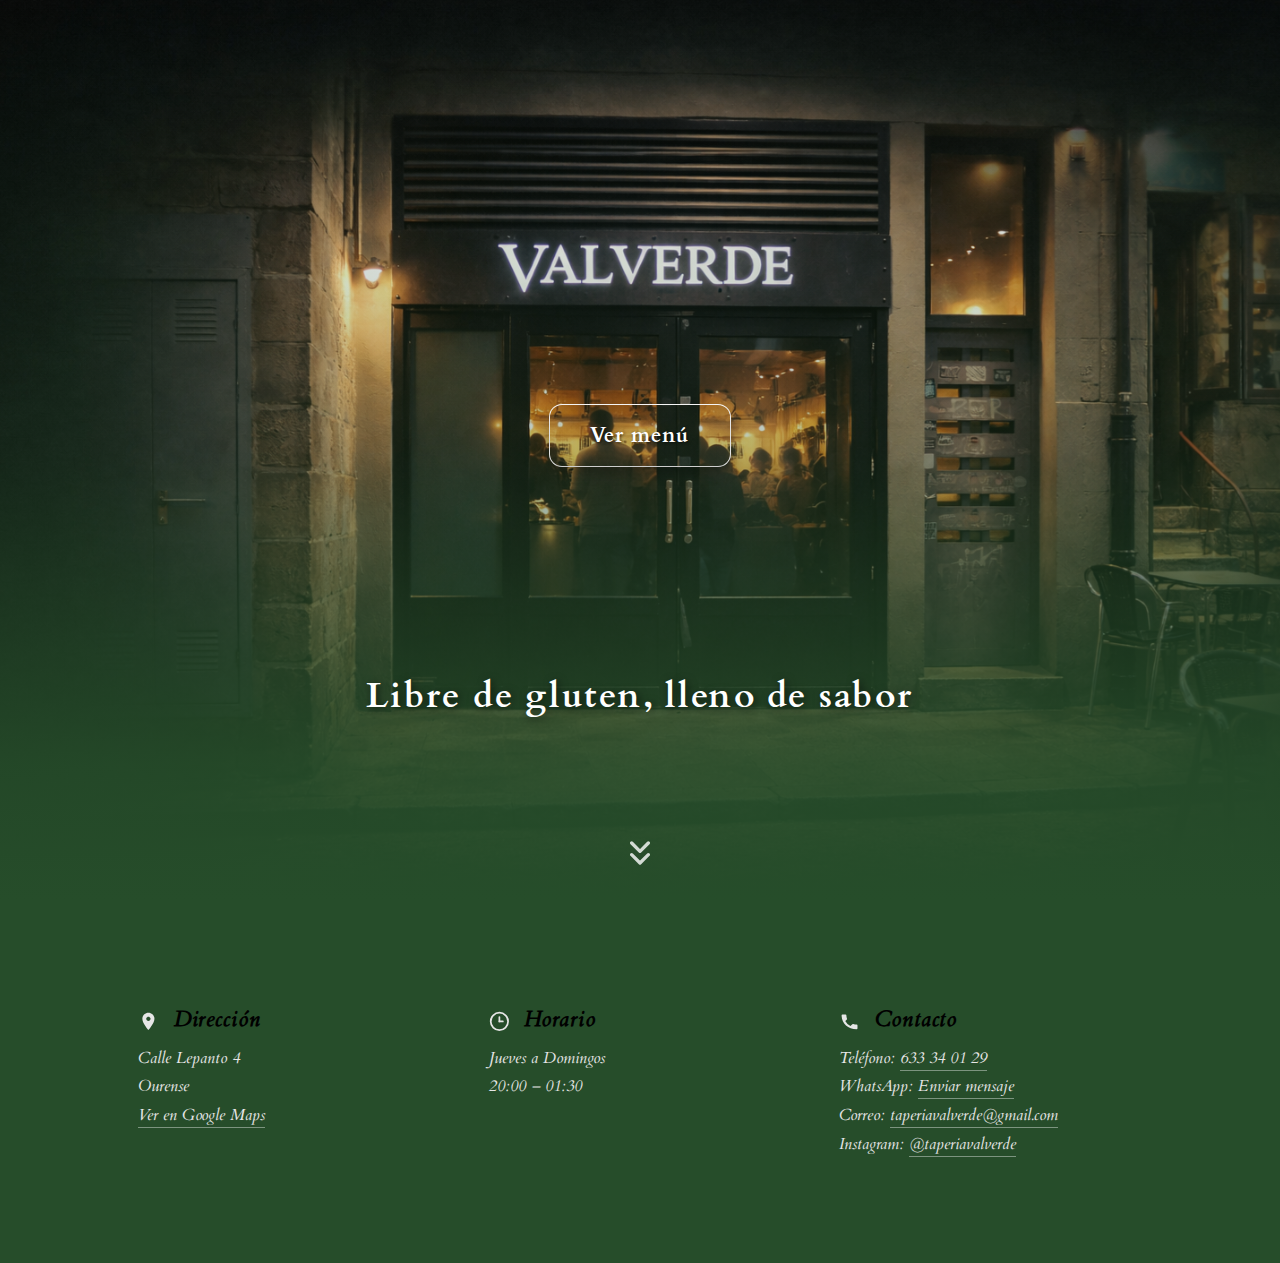
<file: index.html>
<!doctype html>
<html lang="es">
  <head>
    <!-- Configuración básica del documento -->
    <meta charset="UTF-8" />
    <meta name="viewport" content="width=device-width, initial-scale=1.0" />

    <!-- Metaetiquetas para SEO -->
    <meta name="description" content="Tapería Valverde en Ourense. Cocina 100% sin gluten, especialidad en huevos rotos, arepas y postres caseros. Calle Lepanto 4." />
    <title>Valverde | Tapería</title>

    <!-- Fuentes y Hojas de Estilo -->
    <link href="https://fonts.googleapis.com/css2?family=Cardo&display=swap" rel="stylesheet" />
    <link rel="stylesheet" href="global.css" />
    <link rel="stylesheet" href="index.css" />
  </head>

  <body class="pagina-inicio">
    <!-- ====== SEO INVISIBLE ====== -->
    <div class="sr-only">
      <h1>Valverde Tapería</h1>
      <h2>Tapería sin gluten en Ourense</h2>
      <p>Calle Lepanto 4, Ourense</p>
      <p>Todo sin gluten</p>
    </div>

    <!-- ====== HERO ====== -->
    <section class="pantallaPpal" aria-label="Sección principal">
      <!-- Se implementará más adelante: Video de fondo con poster para carga rápida
      <video class="video-fondo" autoplay muted playsinline poster="imagenes/fondo_ppal_02_01.png">
        <source src="videos/intro8seg.mp4" type="video/mp4" />
      </video> -->

      <!-- Botón central para ir al menú -->
      <div class="rectangulo">
        <a href="menu.html" class="boton-menu">Ver menú</a>
      </div>

      <!-- Slogan que aparece/desaparece según el video -->
      <p class="slogan video-activo">Libre de gluten, lleno de sabor</p>

      <!-- Flecha animada indicando scroll hacia abajo -->
      <svg class="flecha-scroll" xmlns="http://www.w3.org/2000/svg" viewBox="0 0 24 24" fill="none" stroke="currentColor" stroke-width="2" stroke-linecap="round" stroke-linejoin="round">
        <path d="M7 13l5 5 5-5M7 6l5 5 5-5" />
      </svg>
    </section>

    <!-- ====== INFO ====== -->
    <address class="pantalla1abajo" aria-label="Información de contacto">
      <!-- Bloque 1: Dirección -->
      <div class="infoBloque">
        <span class="infoTitulo">
          <!-- Pin Dirección -->
          <svg class="icono" xmlns="http://www.w3.org/2000/svg" viewBox="0 0 24 24">
            <path fill="currentColor" d="M12 2C8.1 2 5 5.1 5 9c0 5.2 7 13 7 13s7-7.8 7-13c0-3.9-3.1-7-7-7zm0 9.5c-1.4 0-2.5-1.1-2.5-2.5S10.6 6.5 12 6.5s2.5 1.1 2.5 2.5S13.4 11.5 12 11.5z" />
          </svg>
          Dirección
        </span>
        <span class="infoTexto">
          Calle Lepanto 4<br />
          Ourense<br />
          <a href="https://www.google.com/maps?q=Calle+Lepanto+4" target="_blank" class="link"> Ver en Google Maps </a>
        </span>
      </div>

      <!-- Bloque 2: Horario -->
      <div class="infoBloque">
        <span class="infoTitulo">
          <!-- Reloj completo -->
          <svg class="icono" xmlns="http://www.w3.org/2000/svg" viewBox="0 0 24 24">
            <circle cx="12" cy="12" r="10" fill="none" stroke="currentColor" stroke-width="2" />
            <line x1="12" y1="12" x2="12" y2="7" stroke="currentColor" stroke-width="2" stroke-linecap="round" />
            <line x1="12" y1="12" x2="16" y2="12" stroke="currentColor" stroke-width="2" stroke-linecap="round" />
          </svg>
          Horario
        </span>
        <span class="infoTexto">
          Jueves a Domingos<br />
          20:00 – 01:30
        </span>
      </div>

      <!-- Bloque 3: Contacto -->
      <div class="infoBloque">
        <span class="infoTitulo">
          <!-- Teléfono Contacto -->
          <svg class="icono" xmlns="http://www.w3.org/2000/svg" viewBox="0 0 24 24">
            <path
              fill="currentColor"
              d="M6.62 10.79a15.053 15.053 0 0 0 6.59 6.59l2.2-2.2a1 1 0 0 1 1.11-.21c1.2.48 2.5.74 3.82.74a1 1 0 0 1 1 1V20a1 1 0 0 1-1 1C10.07 21 3 13.93 3 5a1 1 0 0 1 1-1h3.5a1 1 0 0 1 1 1c0 1.32.26 2.62.74 3.82a1 1 0 0 1-.21 1.11l-2.2 2.2z"
            />
          </svg>
          Contacto
        </span>
        <span class="infoTexto">
          Teléfono:
          <a href="tel:+34633340129" class="link">633 34 01 29</a><br />
          WhatsApp:
          <a href="https://wa.me/34633340129" class="link">Enviar mensaje</a><br />
          Correo:
          <a href="mailto:taperiavalverde@gmail.com" class="link">taperiavalverde@gmail.com</a><br />
          Instagram:
          <a href="https://instagram.com/taperiavalverde" target="_blank" class="link">@taperiavalverde</a>
        </span>
      </div>
    </address>

    <!-- ====== COSAS SECRETAS ====== -->
    <!-- El eliicoptero se inyectará automáticamente desde eliicoptero.js -->
    <div id="contenedor-eli" class="eliicoptero"></div>

    <!-- Scripts de funcionalidad -->
    <script src="eliicoptero.js"></script>
    <script src="index.js"></script>
  </body>
</html>
</file>
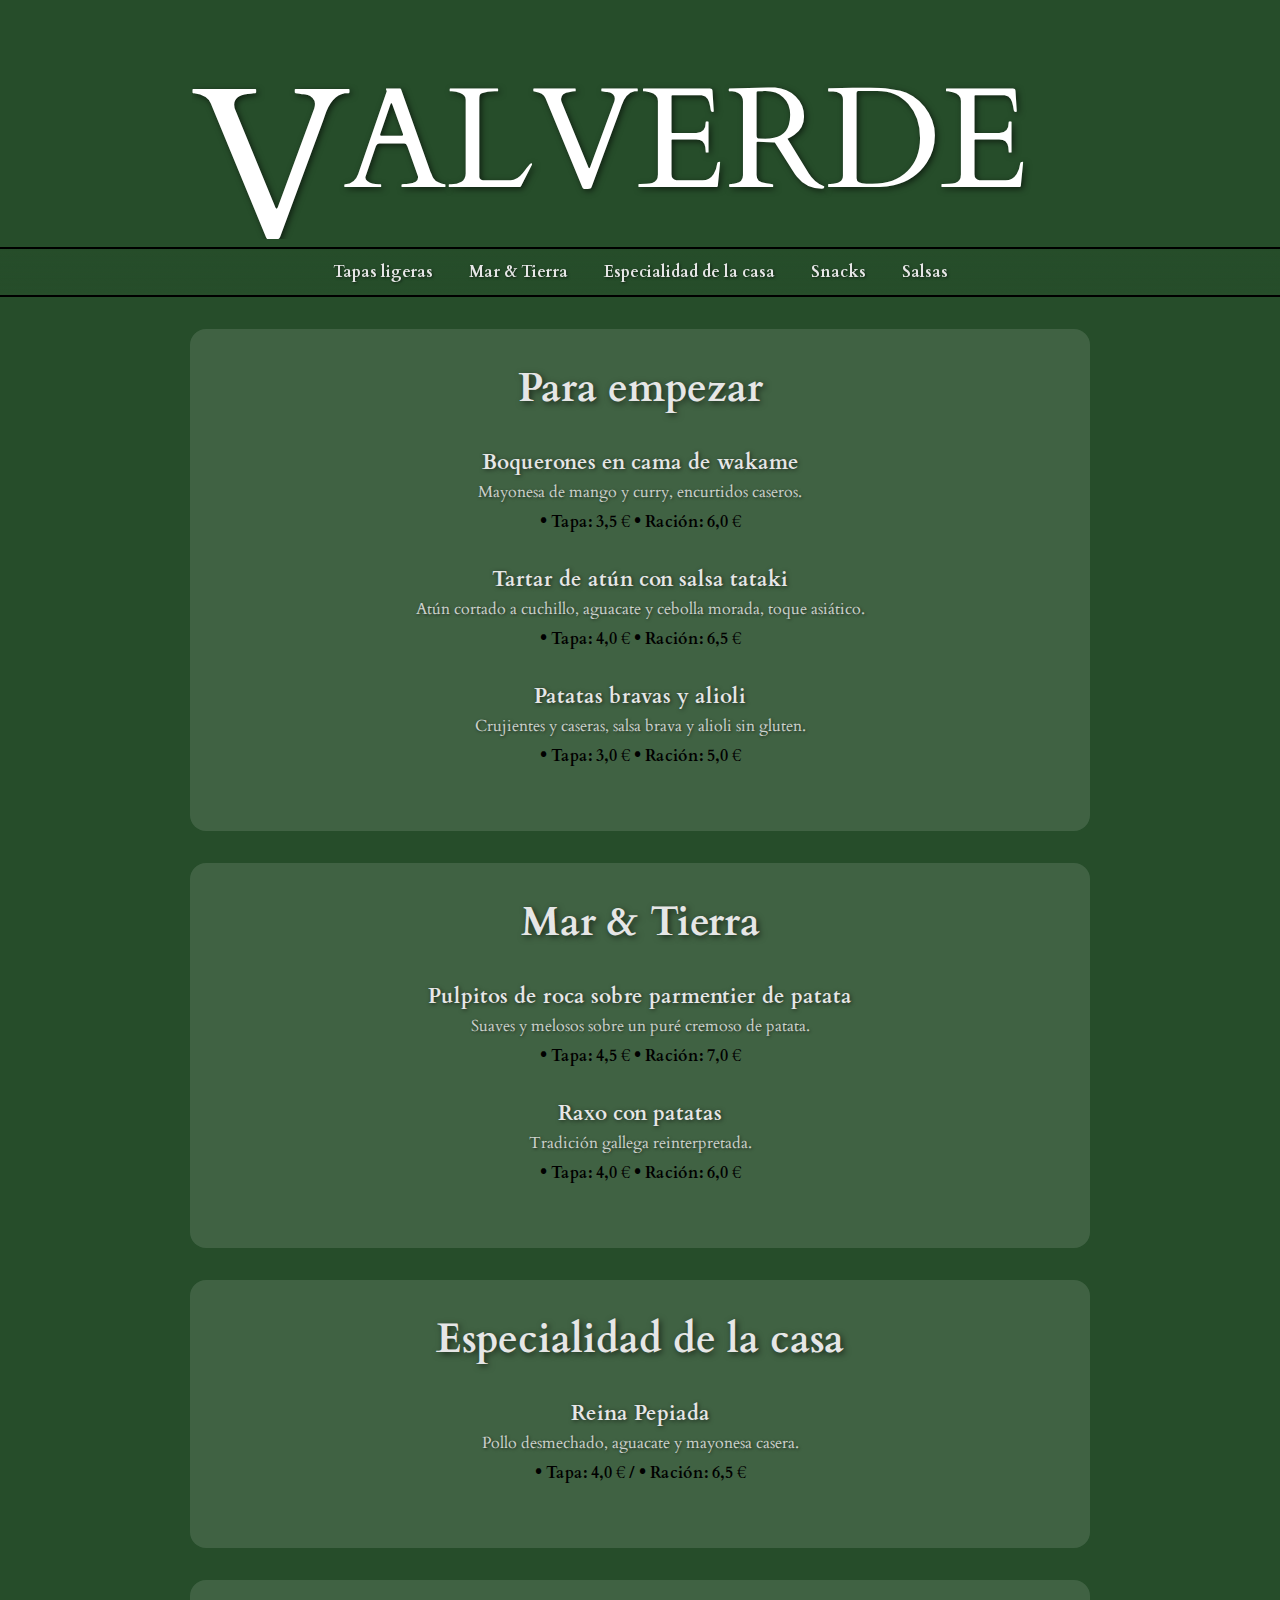
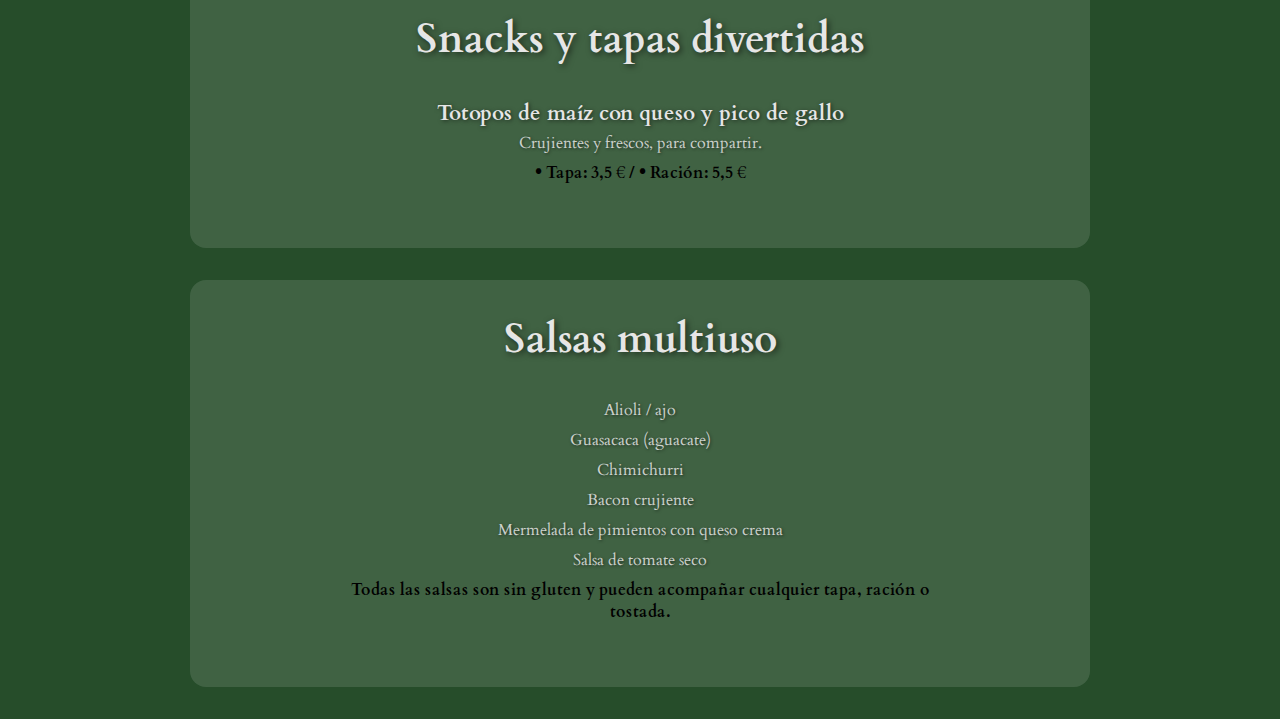
<file: menu.html>
<!DOCTYPE html>
<html lang="es">
<head>
  <meta charset="UTF-8" />
  <meta name="viewport" content="width=device-width, initial-scale=1.0" />
  <title>Menú Valverde</title>
  <link href="https://fonts.googleapis.com/css2?family=Cardo&display=swap" rel="stylesheet" />
  <link rel="stylesheet" href="style.css" />
  <link rel="stylesheet" href="menu.css" />
</head>
<body class="estilosMenu">

  <!-- LOGO Y SEO -->
  <header class="tituloarriba">
    <a href="index.html" class="logo">
      <svg class="logo-svg" viewBox="0 0 1000 240" xmlns="http://www.w3.org/2000/svg" aria-label="Valverde">
            <text x="0" y="0" dominant-baseline="text-before-edge" font-size="240">V</text>
            <text x="170" y="23" dominant-baseline="text-before-edge" font-size="160">ALVERDE</text>
        </svg>
    </a>
    <h1 class="sr-only">Menú de la tapería Valverde</h1>
    <h2 class="sr-only">Para empezar / Tapas ligeras, Mar & Tierra, Especialidad de la casa, Snacks y Salsas multiuso</h2>
  </header>

  <!-- BARRA DE NAVEGACIÓN -->
  <nav class="barraNav">
    <a href="#empezar">Tapas ligeras</a>
    <a href="#mar">Mar & Tierra</a>
    <a href="#especialidad">Especialidad de la casa</a>
    <a href="#snacks">Snacks</a>
    <a href="#salsas">Salsas</a>
  </nav>

  <!-- SECCIONES DEL MENÚ -->
  <section id="empezar" class="gruposPlatos">
    <h2 class="gruposPlatosMenu">Para empezar</h2>

    <div class="plato">
      <span class="platosNombre">Boquerones en cama de wakame</span>
      <span class="platosExplic">Mayonesa de mango y curry, encurtidos caseros.</span>
      <span class="platosPrecio">• Tapa: 3,5 €  • Ración: 6,0 €</span>
    </div>

    <div class="plato">
      <span class="platosNombre">Tartar de atún con salsa tataki</span>
      <span class="platosExplic">Atún cortado a cuchillo, aguacate y cebolla morada, toque asiático.</span>
      <span class="platosPrecio">• Tapa: 4,0 €  • Ración: 6,5 €</span>
    </div>

    <div class="plato">
      <span class="platosNombre">Patatas bravas y alioli</span>
      <span class="platosExplic">Crujientes y caseras, salsa brava y alioli sin gluten.</span>
      <span class="platosPrecio">• Tapa: 3,0 €  • Ración: 5,0 €</span>
    </div>
  </section>

  <section id="mar" class="gruposPlatos">
    <h2 class="gruposPlatosMenu">Mar & Tierra</h2>
    <div class="plato">
      <span class="platosNombre">Pulpitos de roca sobre parmentier de patata</span>
      <span class="platosExplic">Suaves y melosos sobre un puré cremoso de patata.</span>
      <span class="platosPrecio">• Tapa: 4,5 €  • Ración: 7,0 €</span>
    </div>
    <div class="plato">
      <span class="platosNombre">Raxo con patatas</span>
      <span class="platosExplic">Tradición gallega reinterpretada.</span>
      <span class="platosPrecio">• Tapa: 4,0 €  • Ración: 6,0 €</span>
    </div>
  </section>

  <section id="especialidad" class="gruposPlatos">
    <h2 class="gruposPlatosMenu">Especialidad de la casa</h2>
    <div class="plato">
      <span class="platosNombre">Reina Pepiada</span>
      <span class="platosExplic">Pollo desmechado, aguacate y mayonesa casera.</span>
      <span class="platosPrecio">• Tapa: 4,0 € / • Ración: 6,5 €</span>
    </div>
  </section>

  <section id="snacks" class="gruposPlatos">
    <h2 class="gruposPlatosMenu">Snacks y tapas divertidas</h2>
    <div class="plato">
      <span class="platosNombre">Totopos de maíz con queso y pico de gallo</span>
      <span class="platosExplic">Crujientes y frescos, para compartir.</span>
      <span class="platosPrecio">• Tapa: 3,5 € / • Ración: 5,5 €</span>
    </div>
  </section>

  <section id="salsas" class="gruposPlatos">
    <h2 class="gruposPlatosMenu">Salsas multiuso</h2>
    <div class="plato">
      <span class="platosExplic">Alioli / ajo</span>
      <span class="platosExplic">Guasacaca (aguacate)</span>
      <span class="platosExplic">Chimichurri</span>
      <span class="platosExplic">Bacon crujiente</span>
      <span class="platosExplic">Mermelada de pimientos con queso crema</span>
      <span class="platosExplic">Salsa de tomate seco</span>
      <span class="platosPrecio">Todas las salsas son sin gluten y pueden acompañar cualquier tapa, ración o tostada.</span>
    </div>
  </section>

</body>
</html>
</file>
<file: global.css>
/* ====== VARIABLES GLOBALES ====== */
/* Definición de colores, sombras y tipografías para toda la web */
:root {
  --color-fondo: #264d2a;
  --color-fondo-rgb: 38, 77, 42;
  --color-ppal: #ffffff;
  --color-sec: #e6e6e6;
  --color-terciario: #000000;
  --color-resalte: #f3e5ab; /* Beige dorado para contraste accesible */
  --color-fondo-semi: rgba(255, 255, 255, 0.12);
  --color-fondo-semi-oscuro: rgba(255, 255, 255, 0.85);

  --color-dorado: #d4af37; /* Nuevo color para botón volver arriba */

  --color-sombra: rgba(0, 0, 0, 0.6);
  --color-sombra-cajas: rgba(0, 0, 0, 0.25);
  --color-sombra-media: rgba(0, 0, 0, 0.3);
  --color-sombra-fuerte: rgba(0, 0, 0, 0.5);

  --color-borde-link: rgba(255, 255, 255, 0.4);
  --degradado: linear-gradient(to bottom, rgba(var(--color-fondo-rgb), 0) 0%, rgba(var(--color-fondo-rgb), 0.3) 50%, rgba(var(--color-fondo-rgb), 0.9) 85%, var(--color-fondo) 100%);

  /* Tipografía Menú */
  --letras-grupoMenu: 2.5rem;
  --letras-platos: 1.3rem;
  --letras-expl: 1rem;
  --letras-precio: 1rem;

  /* Espaciado táctil estándar */
  --touch-padding: 12px;
  --border-radius-std: 12px;
}

/* ====== RESET BÁSICO ====== */
/* Elimina márgenes y paddings por defecto de los navegadores */
* {
  margin: 0;
  padding: 0;
  box-sizing: border-box;
}

/* Comportamiento de scroll suave para anclas */
html {
  scroll-behavior: smooth;
  overflow-x: hidden;
  width: 100%;
  max-width: 100%;
}

/* ====== ESTILOS GENERALES DEL BODY ====== */
body {
  font-family: "Cardo", serif;
  color: var(--color-ppal);
  background-color: var(--color-fondo);
  overflow-x: visible;
  width: 100%;
  max-width: 100%;
  position: relative; /* Asegura que elementos absolutos (como el centinela) se posicionen respecto al contenido */
}

/* ====== UTILIDADES DE ACCESIBILIDAD (SEO) ====== */
/* Clase para ocultar elementos visualmente pero mantenerlos para lectores de pantalla */
.sr-only {
  position: absolute;
  width: 1px;
  height: 1px;
  overflow: hidden;
  clip: rect(0, 0, 0, 0);
}

/* ====== ENLACES ====== */
/* Estilo personalizado para links dentro del texto */
.link {
  color: var(--color-sec);
  text-decoration: none;
  border-bottom: 1px solid var(--color-borde-link);
  padding-bottom: 1px;
}

.link:hover {
  border-bottom-color: var(--color-ppal);
}

/* ====== ELEMENTOS DECORATIVOS (ELICÓPTERO) ====== */
/* SVG decorativo fijo en la esquina */
.eliicoptero {
  position: fixed;
  bottom: 1rem;
  right: 1rem;
  width: 30px; /* Un pelín más grande para que se vea en el PC táctil */
  height: auto;
  opacity: 0;
  pointer-events: none;
}

/* ====== ACCESIBILIDAD ====== */
/* Respeta la preferencia del usuario de reducir movimiento */
@media (prefers-reduced-motion: reduce) {
  *,
  *::before,
  *::after {
    animation-duration: 0.01ms !important;
    animation-iteration-count: 1 !important;
    transition-duration: 0.01ms !important;
    scroll-behavior: auto !important;
  }
}
</file>
<file: index.css>
/* Fondo específico para la página de inicio */
body.pagina-inicio {
  background-image: none;
  background-color: var(--color-fondo); /* Fondo verde sólido para el resto de la página */
}

/* ====== SECCIÓN HERO (PANTALLA PRINCIPAL) ====== */
/* Contenedor que ocupa toda la altura de la pantalla */
.pantallaPpal {
  position: relative;
  height: 100vh;
  background-image: url("imagenes/fondo_ppal_02_01.png");
  background-size: cover;
  background-position: center center;
}

/* Capa oscura superpuesta para mejorar legibilidad */
.pantallaPpal::after {
  content: "";
  position: absolute;
  inset: 0;
  background: var(--degradado);
  z-index: 1; /* Encima del vídeo, debajo del texto */
}

/* Se implementará más adelante: VIDEO DE FONDO
   .video-fondo {
     position: absolute;
     top: 0;
     left: 0;
     width: 100%;
     height: 100%;
     object-fit: cover;
     z-index: 0;
     transition: opacity 1s ease;
   }

   .video-fondo.oculto {
     opacity: 0;
   }
*/

/* ====== BOTÓN DEL MENÚ ====== */
/* Contenedor del botón central */
.rectangulo {
  position: relative;
  z-index: 2; /* Encima de todo */
  display: flex;
  justify-content: center;
  padding-top: 45vh;
  /* Transición suave para cuando el botón suba */
  transition: padding-top 1.5s cubic-bezier(0.25, 1, 0.5, 1);
}

/* Se implementará más adelante: Estado cuando el vídeo está reproduciéndose
   .rectangulo.video-activo {
     padding-top: 75vh;
   }
*/

/* Estilos visuales del botón */
.boton-menu {
  padding: 1rem 2.5rem;
  font-size: clamp(1rem, 4vw, 1.3rem);
  font-weight: 600;
  letter-spacing: 0.04em;
  color: var(--color-ppal);
  text-decoration: none;
  border-radius: 12px;
  box-shadow:
    0 6px 14px var(--color-sombra-cajas),
    0 0 0 1px var(--color-ppal);
  text-shadow: 1px 1px 3px var(--color-sombra);
  transition: transform 0.2s ease;
}

.boton-menu:hover {
  transform: scale(1.05);
}

/* ====== SLOGAN ====== */
/* Texto promocional en la parte inferior */
.slogan {
  position: absolute;
  bottom: 20vh;
  width: 100%;
  text-align: center;
  font-size: clamp(1.4rem, 3vw, 2.2rem);
  font-weight: 600;
  letter-spacing: 0.05em;
  text-shadow: 2px 2px 8px var(--color-sombra);
  z-index: 2; /* Encima de todo */
  /* Transición para aparecer suavemente */
  transition:
    opacity 2s cubic-bezier(0.22, 1, 0.36, 1),
    transform 2s cubic-bezier(0.22, 1, 0.36, 1);
}

/* Se implementará más adelante: Estado oculto mientras el vídeo se reproduce
   .slogan.video-activo {
     opacity: 0;
     transform: translateY(20px);
   }
*/

/* ====== FLECHA INDICADORA DE SCROLL ====== */
/* Icono animado que invita a bajar */
.flecha-scroll {
  position: absolute;
  bottom: 3vh;
  left: 50%;
  transform: translateX(-50%);
  color: var(--color-ppal);
  width: 40px;
  height: 40px;
  animation: bote 2s infinite;
  z-index: 5;
  opacity: 0.8;
  cursor: pointer;
}

/* Animación de rebote para la flecha */
@keyframes bote {
  0%,
  20%,
  50%,
  80%,
  100% {
    transform: translateX(-50%) translateY(0);
  }
  40% {
    transform: translateX(-50%) translateY(-10px);
  }
  60% {
    transform: translateX(-50%) translateY(-5px);
  }
}

/* ====== SECCIÓN DE INFORMACIÓN (ABAJO) ====== */
/* Grid de 3 columnas para Dirección, Horario y Contacto */
.pantalla1abajo {
  margin: 3rem auto;
  padding: 3.5rem 3rem;
  max-width: 1100px;
  background-color: transparent;

  display: grid;
  grid-template-columns: repeat(3, 1fr);
  gap: 3rem;

  /* animación de aparición móvil */
  opacity: 1;
  transform: translateY(0);
  transition:
    opacity 0.6s ease,
    transform 0.6s ease;
}

/* Estilos para cada bloque de información */
.infoBloque {
  text-align: left;
}

.icono {
  width: 1.3rem;
  height: 1.3rem;
  vertical-align: middle;
  margin-right: 0.5rem;
  color: var(--color-sec);
}

.infoTitulo {
  display: block;
  font-size: clamp(1.2rem, 4vw, 1.4rem);
  font-weight: 600;
  letter-spacing: 0.04em;
  margin-bottom: 0.6rem;
  color: var(--color-terciario);
}

.infoTexto {
  font-size: clamp(0.9rem, 3vw, 1rem);
  line-height: 1.8;
  color: var(--color-sec);
}

/* ====== DISEÑO RESPONSIVE (MÓVIL) ====== */
/* Ajustes para pantallas menores a 768px */
@media (max-width: 768px) {
  /* BLOQUE INFERIOR más cerca del hero y animado */
  .pantalla1abajo {
    margin-top: 0.5rem; /* más cerca del hero */
    grid-template-columns: 1fr;
    padding: 3rem 2rem;
    text-align: center;
    opacity: 0; /* empieza invisible */
    transform: translateY(20px); /* ligeramente abajo */
    transition:
      opacity 0.6s ease,
      transform 0.6s ease;
  }

  .pantalla1abajo.visible {
    opacity: 1;
    transform: translateY(0);
  }

  /* InfoBloques centrados en móvil */
  .infoBloque {
    text-align: center;
    margin-bottom: 2rem;
  }

  /* Slogan mantiene posición */
  .slogan {
    bottom: 22vh;
    font-size: clamp(1.2rem, 5vw, 1.7rem);
  }

  /* Botón más pequeño */
  .boton-menu {
    padding: 0.8rem 1.6rem;
  }
}
</file>
<file: style.css>
/* ====== VARIABLES GLOBALES ====== */
/* Definición de colores, sombras y tipografías para toda la web */
:root {
  --color-fondo: #264d2a;
  --color-fondo-rgb: 38, 77, 42;
  --color-ppal: #ffffff;
  --color-sec: #e6e6e6;
  --color-terciario: #000000;
  --color-resalte: #f3e5ab; /* Beige dorado para contraste accesible */
  --color-fondo-semi: rgba(255, 255, 255, 0.12);
  --color-fondo-semi-oscuro: rgba(255, 255, 255, 0.85);

  --color-dorado: #d4af37; /* Nuevo color para botón volver arriba */

  --color-sombra: rgba(0, 0, 0, 0.6);
  --color-sombra-cajas: rgba(0, 0, 0, 0.25);
  --color-sombra-media: rgba(0, 0, 0, 0.3);
  --color-sombra-fuerte: rgba(0, 0, 0, 0.5);

  --color-borde-link: rgba(255, 255, 255, 0.4);
  --degradado: linear-gradient(to bottom, rgba(var(--color-fondo-rgb), 0) 0%, rgba(var(--color-fondo-rgb), 0.3) 50%, rgba(var(--color-fondo-rgb), 0.9) 85%, var(--color-fondo) 100%);

  /* Tipografía Menú */
  --letras-grupoMenu: 2.5rem;
  --letras-platos: 1.3rem;
  --letras-expl: 1rem;
  --letras-precio: 1rem;
}

/* ====== RESET BÁSICO ====== */
/* Elimina márgenes y paddings por defecto de los navegadores */
* {
  margin: 0;
  padding: 0;
  box-sizing: border-box;
}

/* Comportamiento de scroll suave para anclas */
html {
  scroll-behavior: smooth;
  overflow-x: hidden;
  width: 100%;
  max-width: 100%;
}

/* ====== ESTILOS GENERALES DEL BODY ====== */
body {
  font-family: "Cardo", serif;
  color: var(--color-ppal);
  background-color: var(--color-fondo);
  overflow-x: visible;
  width: 100%;
  max-width: 100%;
}

/* Fondo específico para la página de inicio */
body.pagina-inicio {
  background-image: none;
  background-color: var(--color-fondo); /* Fondo verde sólido para el resto de la página */
}

/* ====== UTILIDADES DE ACCESIBILIDAD (SEO) ====== */
/* Clase para ocultar elementos visualmente pero mantenerlos para lectores de pantalla */
.sr-only {
  position: absolute;
  width: 1px;
  height: 1px;
  overflow: hidden;
  clip: rect(0, 0, 0, 0);
}

/* ====== SECCIÓN HERO (PANTALLA PRINCIPAL) ====== */
/* Contenedor que ocupa toda la altura de la pantalla */
.pantallaPpal {
  position: relative;
  height: 100vh;
  background-image: url("imagenes/fondo_ppal_02.png");
  background-size: cover;
  background-position: center center;
}

/* Capa oscura superpuesta para mejorar legibilidad */
.pantallaPpal::after {
  content: "";
  position: absolute;
  inset: 0;
  background: var(--degradado);
  z-index: 1; /* Encima del vídeo, debajo del texto */
}

/* ====== BOTÓN DEL MENÚ ====== */
/* Contenedor del botón central */
.rectangulo {
  position: relative;
  z-index: 2; /* Encima de todo */
  display: flex;
  justify-content: center;
  padding-top: 45vh;
  /* Transición suave para cuando el botón suba */
  transition: padding-top 1.5s cubic-bezier(0.25, 1, 0.5, 1);
}

/* Estado cuando el vídeo está reproduciéndose: botón abajo */
.rectangulo.video-activo {
  padding-top: 75vh;
}

/* Estilos visuales del botón */
.boton-menu {
  padding: 1rem 2.5rem;
  font-size: clamp(1rem, 4vw, 1.3rem);
  font-weight: 600;
  letter-spacing: 0.04em;
  color: var(--color-ppal);
  text-decoration: none;
  border-radius: 12px;
  box-shadow:
    0 6px 14px var(--color-sombra-cajas),
    0 0 0 1px var(--color-ppal);
  text-shadow: 1px 1px 3px var(--color-sombra);
  transition: transform 0.2s ease;
}

.boton-menu:hover {
  transform: scale(1.05);
}

/* ====== SLOGAN ====== */
/* Texto promocional en la parte inferior */
.slogan {
  position: absolute;
  bottom: 20vh;
  width: 100%;
  text-align: center;
  font-size: clamp(1.4rem, 3vw, 2.2rem);
  font-weight: 600;
  letter-spacing: 0.05em;
  text-shadow: 2px 2px 8px var(--color-sombra);
  z-index: 2; /* Encima de todo */
  /* Transición para aparecer suavemente */
  transition:
    opacity 2s cubic-bezier(0.22, 1, 0.36, 1),
    transform 2s cubic-bezier(0.22, 1, 0.36, 1);
}

/* Estado oculto mientras el vídeo se reproduce */
.slogan.video-activo {
  opacity: 0;
  transform: translateY(20px); /* Empieza un poco más abajo */
}

/* ====== FLECHA INDICADORA DE SCROLL ====== */
/* Icono animado que invita a bajar */
.flecha-scroll {
  position: absolute;
  bottom: 3vh;
  left: 50%;
  transform: translateX(-50%);
  color: var(--color-ppal);
  width: 40px;
  height: 40px;
  animation: bote 2s infinite;
  z-index: 5;
  opacity: 0.8;
  cursor: pointer;
}

/* Animación de rebote para la flecha */
@keyframes bote {
  0%,
  20%,
  50%,
  80%,
  100% {
    transform: translateX(-50%) translateY(0);
  }
  40% {
    transform: translateX(-50%) translateY(-10px);
  }
  60% {
    transform: translateX(-50%) translateY(-5px);
  }
}

/* ====== SECCIÓN DE INFORMACIÓN (ABAJO) ====== */
/* Grid de 3 columnas para Dirección, Horario y Contacto */
.pantalla1abajo {
  margin: 3rem auto;
  padding: 3.5rem 3rem;
  max-width: 1100px;
  background-color: transparent;

  display: grid;
  grid-template-columns: repeat(3, 1fr);
  gap: 3rem;

  /* animación de aparición móvil */
  opacity: 1;
  transform: translateY(0);
  transition:
    opacity 0.6s ease,
    transform 0.6s ease;
}

/* Estilos para cada bloque de información */
.infoBloque {
  text-align: left;
}

.icono {
  width: 1.3rem;
  height: 1.3rem;
  vertical-align: middle;
  margin-right: 0.5rem;
  color: var(--color-sec);
}

.infoTitulo {
  display: block;
  font-size: clamp(1.2rem, 4vw, 1.4rem);
  font-weight: 600;
  letter-spacing: 0.04em;
  margin-bottom: 0.6rem;
  color: var(--color-terciario);
}

.infoTexto {
  font-size: clamp(0.9rem, 3vw, 1rem);
  line-height: 1.8;
  color: var(--color-sec);
}

/* ====== ENLACES ====== */
/* Estilo personalizado para links dentro del texto */
.link {
  color: var(--color-sec);
  text-decoration: none;
  border-bottom: 1px solid var(--color-borde-link);
  padding-bottom: 1px;
}

.link:hover {
  border-bottom-color: var(--color-ppal);
}

/* ====== ELEMENTOS DECORATIVOS (ELICÓPTERO) ====== */
/* SVG decorativo fijo en la esquina */
.eliicoptero {
  position: fixed;
  bottom: 1rem;
  right: 1rem;
  width: 20px;
  opacity: 0;
  pointer-events: none;
}

/* ====== VIDEO DE FONDO ====== */
/* Estilos para el elemento video HTML5 */
.video-fondo {
  position: absolute;
  top: 0;
  left: 0;
  width: 100%;
  height: 100%;
  object-fit: cover;
  z-index: 0; /* Al fondo del todo */
  transition: opacity 1s ease;
}

.video-fondo.oculto {
  opacity: 0;
}

/* ====== DISEÑO RESPONSIVE (MÓVIL) ====== */
/* Ajustes para pantallas menores a 768px */
@media (max-width: 768px) {
  /* BLOQUE INFERIOR más cerca del hero y animado */
  .pantalla1abajo {
    margin-top: 0.5rem; /* más cerca del hero */
    grid-template-columns: 1fr;
    padding: 3rem 2rem;
    text-align: center;
    opacity: 0; /* empieza invisible */
    transform: translateY(20px); /* ligeramente abajo */
    transition:
      opacity 0.6s ease,
      transform 0.6s ease;
  }

  .pantalla1abajo.visible {
    opacity: 1;
    transform: translateY(0);
  }

  /* InfoBloques centrados en móvil */
  .infoBloque {
    text-align: center;
    margin-bottom: 2rem;
  }

  /* Slogan mantiene posición */
  .slogan {
    bottom: 22vh;
    font-size: clamp(1.2rem, 5vw, 1.7rem);
  }

  /* Botón más pequeño */
  .boton-menu {
    padding: 0.8rem 1.6rem;
  }
}

/* ====== ACCESIBILIDAD ====== */
/* Respeta la preferencia del usuario de reducir movimiento */
@media (prefers-reduced-motion: reduce) {
  *,
  *::before,
  *::after {
    animation-duration: 0.01ms !important;
    animation-iteration-count: 1 !important;
    transition-duration: 0.01ms !important;
    scroll-behavior: auto !important;
  }
}
</file>
<file: menu.css>
/* ====== VARIABLES ====== */
:root {
  --letras-grupoMenu: 2.5rem;
  --letras-platos: 1.3rem;
  --letras-expl: 1rem;
  --letras-precio: 1rem;

  --hero-altura-movil: 100vh;
}

html {
  scroll-behavior: smooth;
}

/* ====== BODY ====== */
body.estilosMenu {
  margin: 0;
  font-family: "Cardo", serif;
  color: var(--color-sec);
  background-color: var(--color-fondo); /* color que se ve al scrollear */
  position: relative;
}

/* ====== FONDO HERO (solo visual) ====== */
.heroFondo {
  position: absolute;
  top: 0;
  left: 0;
  width: 100%;
  height: 100vh; /* altura inicial visible */
  background-image: url("imagenes/fondo_menu_01.png");
  background-size: cover;
  background-position: center;
  z-index: 0;
}

.heroFondo::after {
  content: "";
  position: absolute;
  inset: 0;
  background: var(--degradado);
}

/* ====== CONTENIDO ENCIMA DEL FONDO ====== */
.menuHero {
  position: relative;
  z-index: 2; /* encima del fondo */
  display: flex;
  flex-direction: column;
  align-items: center;
  justify-content: flex-start;
  height: 100vh;
}

/* ====== LOGO ====== */
.tituloarriba {
  text-align: center;
  padding: 1.5rem 0 0.5rem;
  position: relative;
  z-index: 3;
}

.logo {
  font-size: 2.5rem;
  color: var(--color-ppal);
  text-decoration: none;
  text-shadow: 2px 2px 6px var(--color-sombra);
}

.logo-svg {
  color: var(--color-ppal);
  width: 70%; /*250px; /* ancho deseado en desktop */
  max-width: 100%; /* adaptable a pantallas pequeñas */
  height: auto; /* mantiene proporción */
  display: block;
  margin: 0 auto;
  fill: var(--color-ppal);
}

/* ====== BARRA DE NAVEGACIÓN ====== */
.barraNav {
  position: sticky;
  top: 0;
  z-index: 10;
  background: linear-gradient(to bottom, rgba(var(--color-fondo-rgb), 0) 0%, rgba(var(--color-fondo-rgb), 0.5) 30%, rgba(var(--color-fondo-rgb), 1) 100%);
  padding: 0.75rem 0;
  text-align: center;
  border-top: 2px solid var(--color-terciario);
  border-bottom: 2px solid var(--color-terciario);
}

.barraNav a {
  color: var(--color-sec);
  text-decoration: none;
  font-weight: bold;
  margin: 0 1rem;
  text-shadow: 1px 1px 3px var(--color-sombra);
}

.barraNav a:hover {
  color: var(--color-terciario);
}

/* ====== GRUPOS DE PLATOS ====== */
.gruposPlatos {
  background-color: var(--color-fondo-semi);
  margin: 2rem auto;
  padding: 2rem;
  border-radius: 16px;
  max-width: 900px;
  position: relative;
  z-index: 2;
}

.gruposPlatosMenu {
  text-align: center;
  color: var(--color-sec);
  font-size: var(--letras-grupoMenu);
  margin-bottom: 2rem;
  text-shadow: 2px 2px 6px var(--color-sombra);
}

/* ====== PLATOS ====== */
.plato {
  max-width: 600px;
  margin: 0 auto 2rem;
  text-align: center;
}

.platosNombre {
  display: block;
  font-size: var(--letras-platos);
  font-weight: bold;
  color: var(--color-sec);
  text-shadow: 1px 1px 4px var(--color-sombra);
}

.platosExplic {
  display: block;
  font-size: var(--letras-expl);
  opacity: 0.85;
  margin: 0.25rem 0 0.5rem;
  text-shadow: 1px 1px 3px var(--color-sombra);
}

.platosPrecio {
  display: block;
  font-size: var(--letras-precio);
  color: var(--color-terciario);
  font-weight: bold;
}

.platosPrecio {
  display: block;
  font-size: var(--letras-precio);
  color: var(--color-terciario);
  font-weight: bold;
}

/* ====== VINOS INTEGRADOS EN ESTILO ====== */

.subgrupoVino {
  display: block;
  text-align: center;
  font-size: var(--letras-platos); /* mismo tamaño que platosNombre (1.3rem) */
  font-weight: bold;
  color: var(--color-sec);
  text-shadow: 1px 1px 4px var(--color-sombra);

  margin: 2rem 0 1rem; /* mismo ritmo vertical que el resto */
}

/* reutiliza .plato pero ajusta layout */
.plato.vino {
  display: flex;
  justify-content: space-between;
  align-items: center;
  text-align: left;
  gap: 1rem;
}

/* nombre alineado izquierda */
.plato.vino .platosNombre {
  flex: 1;
  text-align: left;
}

/* precios alineados derecha */
.vinoPrecios {
  font-size: var(--letras-precio);
  color: var(--color-terciario);
  font-weight: bold;
  white-space: nowrap;
}

.page-end {
  height: 30vh;
}

/* ====== SCROLL GLOBAL ====== */
html {
  scroll-padding-top: 120px; /* espacio para barra sticky */
}

/* ====== RESPONSIVE ====== */
@media (max-width: 768px) {
  .heroFondo {
    height: var(--hero-altura-movil);
    background-image: url("imagenes/fondo_ppal_02.png");
    background-size: cover;
    background-position: 47% center; /* mueve a la derecha */
  }

  .heroFondo::after {
    content: "";
    position: absolute;
    inset: 0;
    background: var(--degradado);
    pointer-events: none;
  }

  .barraNav {
    display: flex;
    flex-direction: column;
    gap: 0.5rem;
    background: var(--degradado);
  }

  .gruposPlatos {
    padding: 1.5rem 1rem;
  }

  .gruposPlatosMenu {
    font-size: clamp(1.6rem, 6vw, var(--letras-grupoMenu));
  }

  .logo {
    font-size: 1.8rem;
  }

  /* Aquí para cambiar la altura a la que "salta" la barra nav */
  html {
    scroll-padding-top: 180px;
  }
}
</file>
